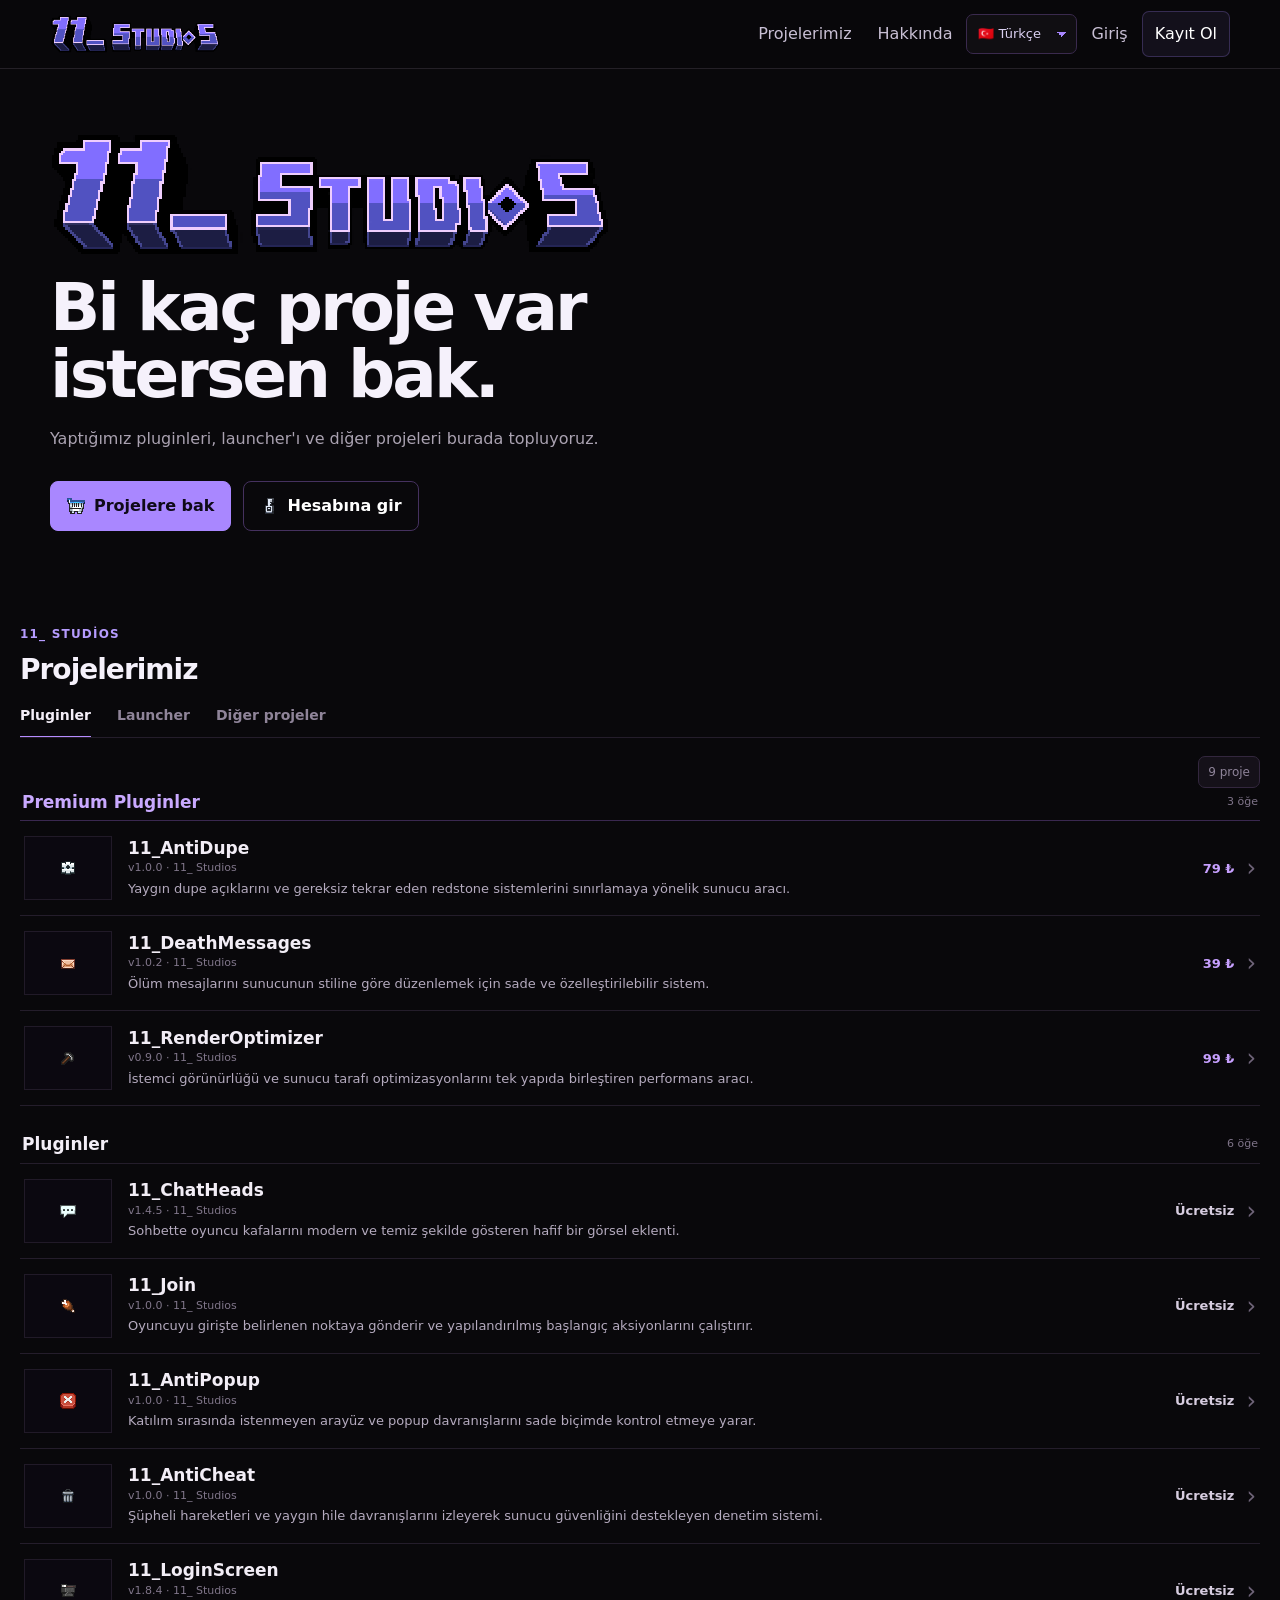
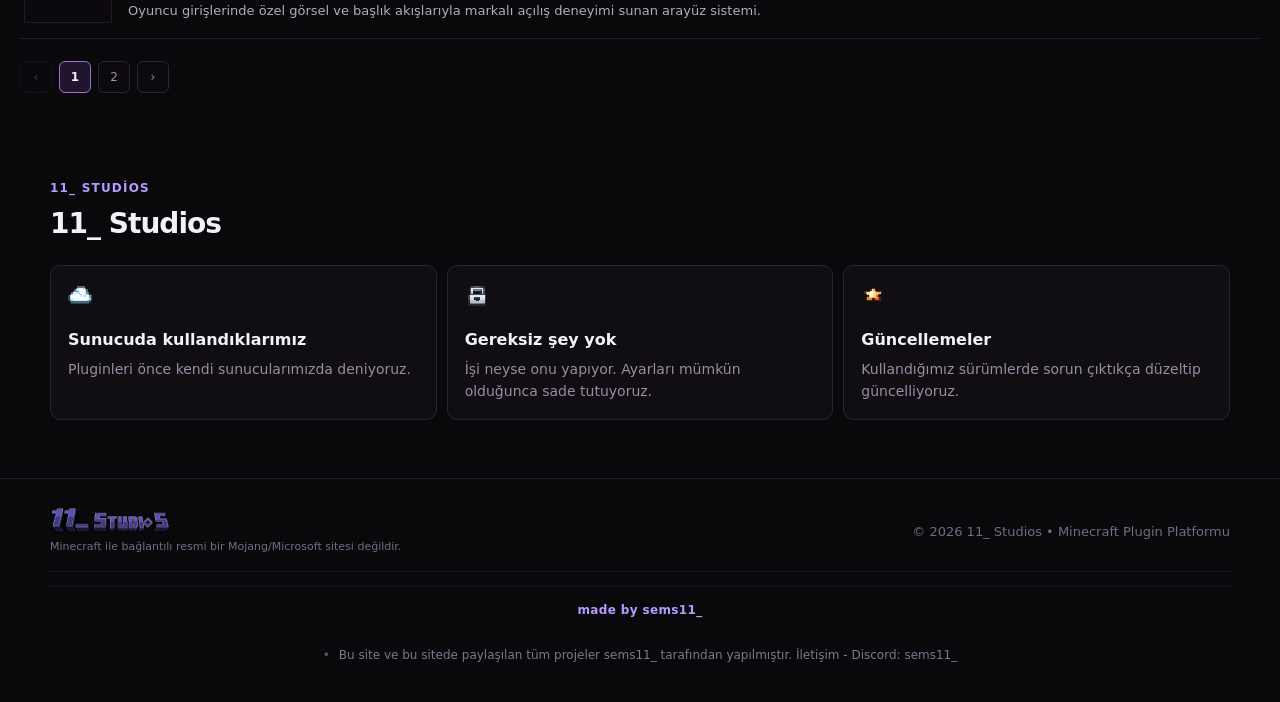
<file: index.html>
<!doctype html>
<html lang="tr">
<head>
<meta charset="utf-8">
<meta name="viewport" content="width=device-width,initial-scale=1,viewport-fit=cover">
<meta name="theme-color" content="#09070d">
<meta http-equiv="Content-Security-Policy" content="default-src 'self'; script-src 'self' 'unsafe-inline'; style-src 'self' 'unsafe-inline'; img-src 'self' data: blob: https:; media-src 'self' blob: https:; connect-src 'self' https://mzrnuiunfxaendnrigzk.supabase.co; frame-src https://www.youtube-nocookie.com https://player.vimeo.com; object-src 'none'; base-uri 'self'; form-action 'self'; upgrade-insecure-requests">
<meta name="referrer" content="strict-origin-when-cross-origin">
<title>11_ Studios | Minecraft Pluginleri, Launcher ve Projeler</title>
<meta name="description" content="11_ Studios tarafından geliştirilen Minecraft pluginleri, launcher projeleri ve diğer Minecraft araçlarını keşfet. Ücretsiz ve premium projelerimizi incele.">
<meta name="robots" content="index, follow, max-image-preview:large, max-snippet:-1, max-video-preview:-1">
<meta name="author" content="11_ Studios">
<meta name="application-name" content="11_ Studios">
<link rel="canonical" href="https://11-studios.github.io/">
<meta property="og:type" content="website">
<meta property="og:site_name" content="11_ Studios">
<meta property="og:title" content="11_ Studios | Minecraft Pluginleri, Launcher ve Projeler">
<meta property="og:description" content="11_ Studios tarafından geliştirilen Minecraft pluginleri, launcher projeleri ve diğer Minecraft araçlarını keşfet.">
<meta property="og:url" content="https://11-studios.github.io/">
<meta property="og:image" content="https://11-studios.github.io/assets/hero-wordmark.png">
<meta property="og:locale" content="tr_TR">
<meta name="twitter:card" content="summary_large_image">
<meta name="twitter:title" content="11_ Studios | Minecraft Pluginleri, Launcher ve Projeler">
<meta name="twitter:description" content="Minecraft pluginleri, launcher projeleri ve 11_ Studios tarafından geliştirilen diğer projeler.">
<meta name="twitter:image" content="https://11-studios.github.io/assets/hero-wordmark.png">
<script type="application/ld+json">
{
  "@context": "https://schema.org",
  "@graph": [
    {
      "@type": "WebSite",
      "@id": "https://11-studios.github.io/#website",
      "url": "https://11-studios.github.io/",
      "name": "11_ Studios",
      "alternateName": ["11 Studios", "11_ Studios Minecraft"],
      "inLanguage": "tr-TR",
      "publisher": {"@id": "https://11-studios.github.io/#organization"}
    },
    {
      "@type": "Organization",
      "@id": "https://11-studios.github.io/#organization",
      "name": "11_ Studios",
      "alternateName": "11 Studios",
      "url": "https://11-studios.github.io/",
      "logo": {
        "@type": "ImageObject",
        "url": "https://11-studios.github.io/assets/site-icon.png"
      }
    }
  ]
}
</script>
<link rel="preconnect" href="https://mzrnuiunfxaendnrigzk.supabase.co" crossorigin>
<script src="assets/editor-state-preload-v47.js?v=20261019-54"></script>
<link rel="icon" href="assets/site-icon.png?v=20261016-34" type="image/png">
<link rel="stylesheet" href="assets/site.css?v=20261016-36">
<link rel="stylesheet" href="assets/catalog-v54.css?v=20261019-55">
<link rel="stylesheet" href="assets/editor-runtime-v37.css?v=20261019-54">
</head>
<body>
<header class="topbar">
  <div class="container nav">
    <a class="brand" href="#top" aria-label="11_ Studios"><img class="logo" src="assets/hero-wordmark.png?v=20261016-34" alt="11_ Studios" decoding="async" fetchpriority="high"></a>
    <nav class="navlinks">
      <a href="#plugins" id="navPlugins">Projelerimiz</a><a href="#about" id="navAbout">Hakkında</a>
      <select class="lang-select" id="languageSelect" aria-label="Dil seçimi"><option value="tr">🇹🇷 Türkçe</option><option value="en">🇬🇧 English</option></select>
      <button class="nav-btn" id="loginBtn">Giriş</button>
      <button class="nav-btn primary" id="registerBtn">Kayıt Ol</button>
      <div class="user-chip" id="userChip"><span class="user-dot"></span><span id="userNameText"></span></div>
      <button class="nav-btn" id="adminBtn" style="display:none">Admin</button>
      <button class="nav-btn" id="logoutBtn" style="display:none">Çıkış</button>
    </nav>
  </div>
</header>
<main id="top">
<section class="container hero">
  <div class="hero-copy">
    <div class="eyebrow" id="heroEyebrow" aria-label="11_ Studios"><img class="hero-wordmark-img" src="assets/hero-wordmark.png?v=20261016-34" alt="11_ Studios" data-ready="1" decoding="async"></div>
    <h1 id="heroTitle">Bi kaç proje var istersen bak.</h1>
    <p id="heroDesc">Yaptığımız pluginleri, launcher'ı ve diğer projeleri burada topluyoruz.</p>
    <div class="actions"><a class="btn purple" href="#plugins"><img src="[data-uri]" alt=""> <span id="heroBrowseText">Projelere bak</span></a><button class="btn ghost" id="heroLogin"><img src="[data-uri]" alt=""> <span id="heroLoginText">Hesabına gir</span></button></div>
  </div>
</section>

<section class="section" id="plugins">
  <div class="container">
    <div class="section-head"><div><div class="kicker" id="storeKicker">11_ Studios</div><h2 id="storeTitle">Projelerimiz</h2></div><p id="storeDesc"></p></div>
    <div class="project-tabs" id="filters"><button type="button" class="project-tab active" data-project-type="utility">Pluginler</button><button type="button" class="project-tab" data-project-type="visual">Launcher</button><button type="button" class="project-tab" data-project-type="other">Diğer projeler</button></div>
    <div class="market-surface"><div class="market-inner"><div class="market-title"><h3>Projeler</h3><span id="pluginCountBadge">0 proje</span></div><div class="project-list" id="pluginGrid"></div></div></div>
  </div>
</section>

<section class="section" id="about">
  <div class="container">
    <div class="section-head"><div><div class="kicker">11_ Studios</div><h2 id="aboutTitle">11_ Studios</h2></div><p id="aboutDesc"></p></div>
    <div class="features">
      <article class="feature"><img src="[data-uri]" alt=""><h3 id="feature1Title">Sunucuda kullandıklarımız</h3><p id="feature1Desc">Pluginleri önce kendi sunucularımızda deniyoruz.</p></article>
      <article class="feature"><img src="[data-uri]" alt=""><h3 id="feature2Title">Gereksiz şey yok</h3><p id="feature2Desc">İşi neyse onu yapıyor. Ayarları mümkün olduğunca sade tutuyoruz.</p></article>
      <article class="feature"><img src="[data-uri]" alt=""><h3 id="feature3Title">Güncellemeler</h3><p id="feature3Desc">Kullandığımız sürümlerde sorun çıktıkça düzeltip güncelliyoruz.</p></article>
    </div>
  </div>
</section>
</main>
<footer class="footer"><div class="container footer-row"><div><img src="assets/hero-wordmark.png?v=20261016-31" loading="lazy" decoding="async" alt="11_ Studios"><div class="tiny" id="footerDisclaimer">Minecraft ile bağlantılı resmi bir Mojang/Microsoft sitesi değildir.</div></div><div id="footerCopyright">© 2026 11_ Studios • Minecraft Plugin Platformu</div></div></footer>

<div class="plugin-detail-page" id="pluginDetailPage" aria-hidden="true">
  <div class="plugin-detail-nav"><div class="plugin-detail-nav-inner"><div class="plugin-detail-brand"><span>11_</span> Studios</div><button class="detail-back" id="detailBackBtn">← <span id="detailBackText">Projelere dön</span></button></div></div>
  <main class="plugin-detail-content">
    <div class="plugin-detail-hero"><div class="plugin-detail-icon"><img id="detailIcon" alt=""></div><div><h1 class="plugin-detail-name" id="detailName"></h1><div class="plugin-detail-sub" id="detailSub"></div></div></div>
    <div class="detail-grid"><section class="detail-panel"><h3 id="detailAboutTitle">Proje hakkında</h3><p class="detail-description" id="detailDescription"></p></section><aside class="detail-panel"><h3 id="detailInfoTitle">Proje bilgileri</h3><div class="detail-facts"><div class="detail-fact"><span id="detailVersionLabel">Sürüm</span><strong id="detailVersion"></strong></div><div class="detail-fact"><span id="detailCategoryLabel">Tür</span><strong id="detailCategory"></strong></div><div class="detail-fact"><span id="detailPriceLabel">Fiyat</span><strong id="detailPrice"></strong></div><div class="detail-fact"><span id="detailDeveloperLabel">Geliştirici</span><strong>11_ Studios</strong></div></div></aside></div>
    <div class="detail-download-box"><div class="detail-download-copy"><h3 id="detailActionTitle">İndirmeye hazır</h3><p id="detailActionText">Aşağıdaki butondan proje dosyasını indirebilirsin.</p></div><button class="btn purple detail-action" id="detailActionBtn">İndir</button></div>
  </main>
</div>

<div class="modal" id="loginModal"><div class="dialog"><div class="dialog-head"><h3 id="loginTitle">Giriş yap</h3><button class="close" data-close="loginModal">×</button></div><form class="dialog-body" id="loginForm"><div class="field"><label id="loginUserLabel">Kullanıcı adı</label><input id="loginUser" autocomplete="username" required></div><div class="field"><label id="loginPassLabel">Şifre</label><input id="loginPass" type="password" autocomplete="current-password" required></div><div class="form-msg" id="loginMsg"></div><div class="dialog-footer"><button type="button" class="btn ghost" id="loginToRegister" data-switch="registerModal">Kayıt ol</button><button class="btn purple" id="loginSubmit">Giriş</button></div></form></div></div>
<div class="modal" id="registerModal"><div class="dialog"><div class="dialog-head"><h3 id="registerTitle">Kayıt ol</h3><button class="close" data-close="registerModal">×</button></div><form class="dialog-body" id="registerForm"><div class="field"><label id="regUserLabel">Kullanıcı adı</label><input id="regUser" minlength="3" maxlength="24" required></div><div class="field"><label id="regPassLabel">Şifre</label><input id="regPass" type="password" minlength="6" required></div><div class="field"><label id="regPass2Label">Şifre tekrar</label><input id="regPass2" type="password" minlength="6" required></div><div class="form-msg" id="registerMsg"></div><div class="dialog-footer"><button type="button" class="btn ghost" id="registerToLogin" data-switch="loginModal">Giriş yap</button><button class="btn purple" id="registerSubmit">Hesap oluştur</button></div></form></div></div>
<div class="modal" id="adminModal"><div class="dialog wide"><div class="dialog-head"><h3>11_ Studios • Admin Panel</h3><button class="close" data-close="adminModal">×</button></div><div class="dialog-body"><div class="notice" id="adminNotice">Projeler, hesaplar ve site düzenleri buluta kaydedilir. Kaydettiğin değişiklikler tüm cihazlarda görünür.</div><div class="stats"><div class="stat"><b id="statPlugins">0</b><span>Proje</span></div><div class="stat"><b id="statFree">0</b><span id="statFreeLabel">Ücretsiz</span></div><div class="stat"><b id="statPaid">0</b><span id="statPaidLabel">Premium</span></div></div><div class="admin-layout"><div class="admin-box"><h4 id="formTitle">Yeni proje ekle</h4><form id="pluginForm"><input type="hidden" id="editId"><div class="form-row"><div class="field"><label id="pNameLabel">Proje adı</label><input id="pName" placeholder="11_ Proje" maxlength="60" required></div><div class="field"><label id="pVersionLabel">Sürüm</label><input id="pVersion" placeholder="1.0.0" maxlength="24" required></div></div><div class="form-row"><div class="field"><label id="pCategoryLabel">Proje türü</label><select id="pCategory"><option value="utility">Pluginler</option><option value="visual">Launcher</option><option value="other">Diğer projeler</option></select></div><div class="field"><label id="pPriceLabel">Fiyat (₺)</label><input id="pPrice" type="number" min="0" step="1" value="0"></div></div><div class="field"><label id="pDescLabel">Açıklama</label><textarea id="pDesc" maxlength="500" placeholder="Proje ne yapıyor?"></textarea></div><div class="field"><label id="pUrlLabel">İndirme / satış linki</label><input id="pUrl" type="url" maxlength="500" inputmode="url" placeholder="https://github.com/.../releases"></div><div class="field"><label id="pIconLabel">Proje ikonu</label><input type="hidden" id="pIcon"><div class="icon-picker" id="iconPicker"></div></div><div class="dialog-footer"><button class="btn ghost" type="button" id="cancelEdit" style="display:none">Vazgeç</button><button class="btn purple" id="savePluginBtn" type="submit">Kaydet</button></div></form></div><div class="admin-box"><h4 id="publishedPluginsTitle">Yayındaki projeler</h4><div class="admin-list" id="adminList"></div></div></div></div></div></div>
<div class="toast" id="toast"></div>
<script src="assets/supabase-sync.js?v=20261019-54" defer></script>
<script src="assets/site-app.js?v=20261023-55" defer></script>
<script src="assets/cloud-files.js?v=20261019-54" defer></script>
<script src="assets/catalog-type-fix-v55.js?v=20261019-55" defer></script>
<script src="assets/catalog-v54.js?v=20261019-54" defer></script>
<script src="assets/editor-runtime-v37.js?v=20261019-54" defer></script>
<script src="assets/editor-live-sync-v38.js?v=20261019-54" defer></script>
</body></html>
</file>
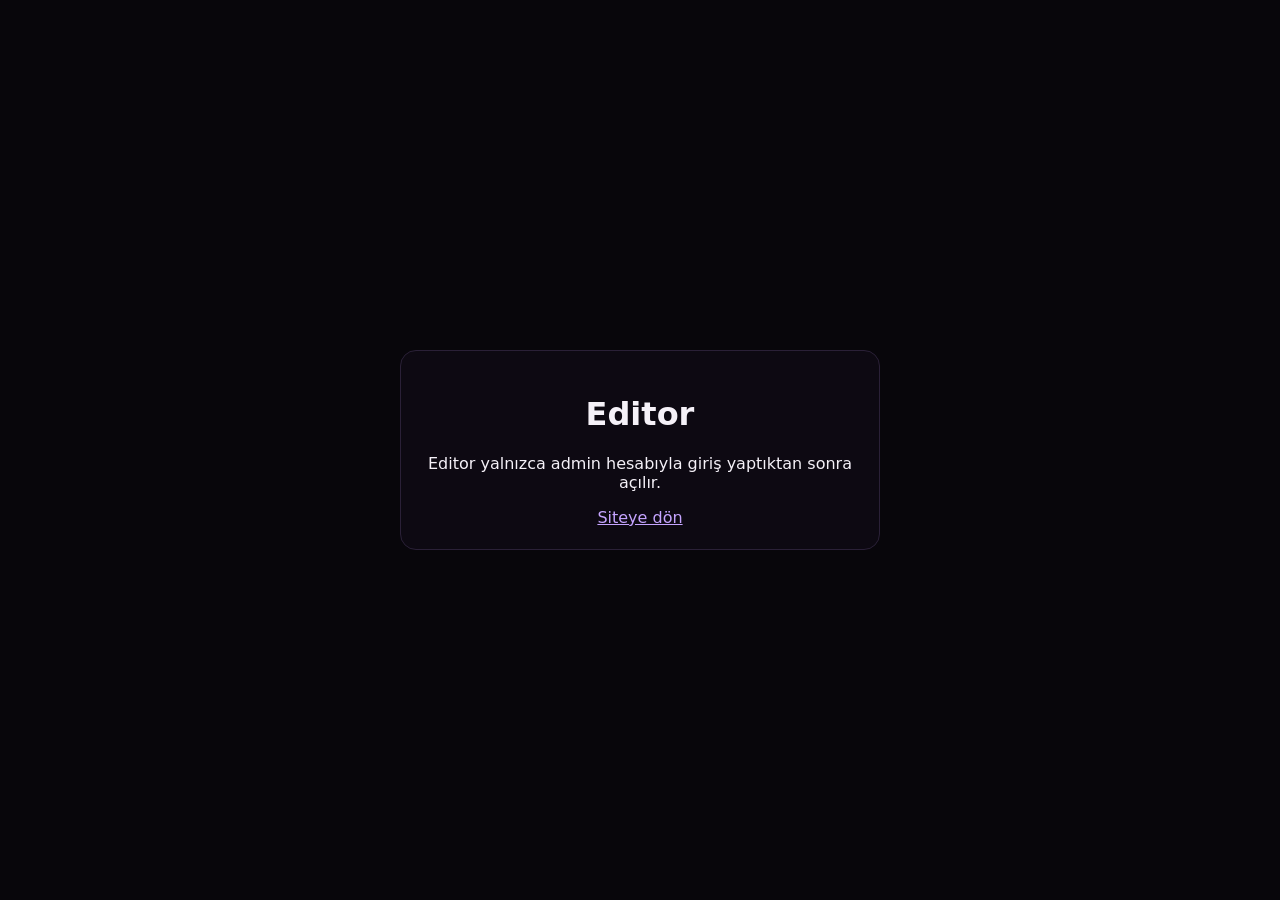
<file: editor.html>
<!doctype html>
<html lang="tr">
<head>
<meta charset="utf-8">
<meta name="viewport" content="width=device-width,initial-scale=1,viewport-fit=cover">
<meta name="theme-color" content="#09070d">
<meta http-equiv="Content-Security-Policy" content="default-src 'self'; script-src 'self'; style-src 'self' 'unsafe-inline'; img-src 'self' data: blob:; connect-src 'self' https://mzrnuiunfxaendnrigzk.supabase.co; frame-src 'self'; object-src 'none'; base-uri 'self'; form-action 'none'; upgrade-insecure-requests">
<meta name="referrer" content="no-referrer">
<title>11_ Studios • Editor</title>
<link rel="stylesheet" href="assets/editor-v37.css?v=20261016-44">
</head>
<body>
<div id="authGate" class="editor-auth">
  <div class="editor-auth-box"><h1>Editor</h1><p id="authText">Admin oturumu kontrol ediliyor…</p><a href="./">Siteye dön</a></div>
</div>
<div id="editorApp" class="editor-app hidden">
  <aside class="editor-sidebar">
    <div class="editor-brand"><strong>11_ Editor</strong><a class="editor-back" href="./">← Siteye dön</a></div>
    <section class="editor-card">
      <h2>Yeni öğe</h2>
      <div class="editor-actions"><button class="editor-btn" id="addTextBtn" type="button">+ Yazı</button><button class="editor-btn" id="addImageBtn" type="button">+ Görsel</button></div>
      <input id="imageInput" type="file" accept="image/png,image/jpeg,image/webp,image/gif" hidden>
      <p class="editor-note">Öğeyi ekle, sonra önizlemede istediğin yere sürükle. Konumlar artık piksel bazlıdır.</p>
    </section>
    <section class="editor-card">
      <div class="editor-card-title-row"><h2>Öğeler</h2><span id="elementCount" class="element-count">0</span></div>
      <div id="elementList" class="editor-element-list"><div class="prop-empty">Henüz öğe yok.</div></div>
      <p class="editor-note">Görünmeyen bir öğeyi buradan seçip “Bul” ile ekranda gösterebilirsin.</p>
    </section>
    <section class="editor-card">
      <h2>Seçili öğe</h2>
      <div id="selectedChip" class="selected-chip">Öğe seçilmedi</div>
      <div id="properties"><div class="prop-empty">Önizlemeden veya yukarıdaki listeden bir öğe seç.</div></div>
      <div class="selected-actions"><button class="editor-btn" id="focusBtn" type="button" disabled>Bul</button><button class="editor-btn danger" id="deleteBtn" type="button" disabled>Seçileni sil</button></div>
    </section>
    <section class="editor-card">
      <h2>Kaydet</h2>
      <button class="editor-btn primary" id="saveBtn" type="button">Tüm cihazlara kaydet</button>
      <div id="saveStatus" class="editor-status">Henüz kaydedilmemiş değişiklik yok.</div>
    </section>
  </aside>
  <main class="editor-main">
    <div class="editor-topbar"><div><strong>Canlı site önizlemesi</strong><div class="hint">Görseller sabit piksel koordinatlarıyla yerleşir; pencere boyutu değişince kaymaz.</div></div><button class="editor-btn" id="reloadBtn" type="button">Buluttan yenile</button></div>
    <div class="editor-frame-wrap"><iframe id="siteFrame" class="editor-frame" src="./?editorPreview=1&v=44" title="Site önizlemesi"></iframe></div>
  </main>
</div>
<script src="assets/editor-v37.js?v=20261016-44" defer></script>
<script src="assets/editor-preview-fit-v45.js?v=20261017-48" defer></script>
<script src="assets/editor-direct-overlay-v46.js?v=20261017-48" defer></script>
</body>
</html>
</file>
<file: assets/site.css>
:root{
  --bg:#09070d;--panel:#100d18;--panel2:#151020;--panel3:#1b1427;
  --line:#2d2241;--line2:#45315f;--text:#f5f1fb;--muted:#aaa0b8;
  --purple:#a987ff;--purple2:#7a4df1;--purple3:#5d2ac8;--green:#89e3a7;
  --danger:#ff7f9c;--shadow:0 18px 50px rgba(0,0,0,.38);
}
*{box-sizing:border-box}html{scroll-behavior:smooth}body{margin:0;background:var(--bg);color:var(--text);font-family:Inter,ui-sans-serif,system-ui,-apple-system,"Segoe UI",Arial,sans-serif;line-height:1.5;overflow-x:hidden}
button,input,textarea,select{font:inherit}button{cursor:pointer}a{color:inherit;text-decoration:none}
::selection{background:#8c62ff;color:#fff}
body:before{content:"";position:fixed;inset:0;pointer-events:none;opacity:.05;background-image:radial-gradient(circle at 20% 30%,#fff 0 1px,transparent 1.5px);background-size:28px 28px;mask-image:linear-gradient(to bottom,#000,transparent 78%)}
.container{width:min(1180px,calc(100% - 34px));margin:auto}
.topbar{position:sticky;top:0;z-index:40;background:rgba(9,7,13,.86);backdrop-filter:blur(14px);border-bottom:1px solid rgba(169,135,255,.12)}
.nav{height:78px;display:flex;align-items:center;gap:22px}.brand{display:flex;align-items:center;gap:13px;min-width:190px}.brand img.logo{width:170px;height:auto;image-rendering:auto}.brand img.mark{width:36px;height:36px;object-fit:contain;display:none}
.navlinks{display:flex;align-items:center;gap:6px;margin-left:auto}.navlinks a,.nav-btn{border:0;background:transparent;color:#c8bfd4;padding:10px 12px;border-radius:10px;transition:.2s ease}.navlinks a:hover,.nav-btn:hover{color:#fff;background:#171120}.nav-btn.primary{color:#fff;background:#a987ff12;border:1px solid #a987ff3d}.nav-btn.primary:hover{background:#a987ff22;border-color:#a987ff77}.lang-select{appearance:none;border:1px solid #3a2a4e;background:#100d18;color:#d9cff0;padding:9px 30px 9px 11px;border-radius:10px;font:inherit;font-size:13px;cursor:pointer;outline:none;background-image:linear-gradient(45deg,transparent 50%,#a987ff 50%),linear-gradient(135deg,#a987ff 50%,transparent 50%);background-position:calc(100% - 14px) 50%,calc(100% - 9px) 50%;background-size:5px 5px,5px 5px;background-repeat:no-repeat}.lang-select:hover,.lang-select:focus{border-color:#7e5ab3;background-color:#171120}.lang-select option{background:#100d18;color:#fff}
.user-chip{display:none;align-items:center;gap:8px;padding:8px 10px;border:1px solid var(--line);border-radius:10px;color:#d6cce1;background:#100d18}.user-chip.show{display:flex}.user-dot{width:8px;height:8px;border-radius:50%;background:#a987ff;box-shadow:0 0 14px #a987ff}
.hero{min-height:590px;display:grid;grid-template-columns:1.08fr .92fr;align-items:center;gap:58px;padding:84px 0 70px;position:relative}.hero-copy{animation:rise .7s ease both}.eyebrow{display:inline-flex;align-items:center;gap:9px;border:1px solid #a987ff2c;background:#a987ff0d;color:#c7afff;padding:7px 10px;border-radius:999px;font-size:13px;letter-spacing:.03em}.eyebrow img{width:18px;height:18px;image-rendering:pixelated}
.hero h1{font-size:clamp(44px,7vw,84px);line-height:.98;letter-spacing:-.055em;margin:23px 0 22px;max-width:760px}.hero h1 .accent{color:var(--purple)}.hero p{max-width:650px;color:#b8afc4;font-size:18px;margin:0 0 28px}.actions{display:flex;gap:12px;flex-wrap:wrap}.btn{border:1px solid var(--line2);background:#151020;color:#fff;padding:12px 16px;border-radius:11px;display:inline-flex;align-items:center;justify-content:center;gap:9px;font-weight:650;transition:.22s ease;box-shadow:none}.btn:hover{transform:translateY(-2px);border-color:#7e5ab3;background:#1a1327}.btn.purple{background:#a987ff;color:#0f0a18;border-color:#a987ff}.btn.purple:hover{background:#ba9dff}.btn.ghost{background:transparent}.btn.small{padding:8px 11px;border-radius:9px;font-size:13px}.btn.danger{border-color:#ff7f9c4d;color:#ffafc0;background:#ff7f9c0b}.btn img{width:18px;height:18px;image-rendering:pixelated}
.hero-visual{height:450px;position:relative;display:grid;place-items:center;animation:rise .85s .08s ease both}.orbit-wrap{width:470px;height:420px;position:relative;display:grid;place-items:center}.brand-orbit{width:340px;height:auto;image-rendering:auto;filter:drop-shadow(0 0 42px rgba(137,101,255,.34));animation:logoFloat 4.8s ease-in-out infinite;position:relative;z-index:2}.ring,.ring.r2,.ring-dot,.float-card{display:none!important}
.section{padding:72px 0}.section-head{display:flex;align-items:end;justify-content:space-between;gap:22px;margin-bottom:26px}.kicker{font-size:12px;color:#b69cff;text-transform:uppercase;letter-spacing:.16em;font-weight:800}.section h2{font-size:32px;letter-spacing:-.035em;margin:6px 0 0}.section-head p{color:#9f95ad;max-width:500px;margin:0;text-align:right}
.market-surface{position:relative;min-height:390px;padding:46px 34px 40px;background:linear-gradient(180deg,rgba(16,12,24,.96),rgba(11,8,17,.98));border:2px solid rgba(169,135,255,.72);border-radius:24px;overflow:hidden;box-shadow:0 0 0 1px rgba(169,135,255,.10),0 18px 55px rgba(0,0,0,.34),inset 0 0 34px rgba(169,135,255,.045);isolation:isolate}.market-surface:before{content:"";position:absolute;inset:0;pointer-events:none;background:linear-gradient(120deg,rgba(169,135,255,.055),transparent 28%,transparent 72%,rgba(169,135,255,.035))}.market-surface:after{content:"";position:absolute;inset:10px;border:1px solid rgba(169,135,255,.12);border-radius:16px;pointer-events:none}.market-inner{position:relative;z-index:2}.market-title{display:flex;align-items:center;justify-content:space-between;gap:16px;margin-bottom:22px}.market-title h3{font-size:24px;margin:0;color:#fff;text-shadow:none}.market-title span{color:#efe8ff;font-size:13px;border:1px solid rgba(169,135,255,.35);background:rgba(22,15,32,.88);padding:6px 9px;border-radius:999px}
.plugin-grid{display:grid;grid-template-columns:repeat(3,minmax(0,1fr));gap:16px}.plugin-card{position:relative;background:rgba(13,10,18,.94);border:1px solid #443254;border-radius:15px;padding:18px;display:flex;flex-direction:column;min-height:245px;transition:.22s ease;overflow:hidden;box-shadow:0 10px 26px rgba(0,0,0,.18)}.plugin-card:hover{transform:translateY(-4px);border-color:#7654a7;background:rgba(17,13,23,.97)}.plugin-card:before{content:"";position:absolute;inset:-1px;pointer-events:none;background:linear-gradient(120deg,transparent 0 70%,#a987ff0e);opacity:0;transition:.2s}.plugin-card:hover:before{opacity:1}.plugin-top{display:flex;gap:12px;align-items:start}.plugin-icon{width:42px;height:42px;border:1px solid #47345d;background:#16101f;border-radius:10px;display:grid;place-items:center;flex:0 0 auto}.plugin-icon img{width:27px;height:27px;image-rendering:pixelated}.plugin-name{font-weight:800;font-size:17px;line-height:1.1;margin:2px 0 5px}.plugin-meta{font-size:12px;color:#92869f}.plugin-desc{font-size:14px;color:#b8aec4;margin:16px 0 18px;display:-webkit-box;-webkit-box-orient:vertical;-webkit-line-clamp:3;overflow:hidden}.plugin-bottom{display:flex;align-items:center;justify-content:space-between;gap:10px;margin-top:auto}.price{font-weight:850;letter-spacing:-.02em}.price.free{color:#9aebb5}.card-actions{display:flex;gap:7px}.admin-actions{display:none;gap:6px;margin-top:11px}.admin-mode .admin-actions{display:flex}
.filters{display:flex;gap:8px;flex-wrap:wrap;margin-bottom:18px}.filter{border:1px solid var(--line);background:#100d18;color:#a99fb7;padding:8px 11px;border-radius:9px;font-size:13px}.filter.active,.filter:hover{color:#fff;border-color:#6b4d95;background:#171020}
.features{display:grid;grid-template-columns:repeat(3,1fr);gap:14px}.feature{border:1px solid #2b213a;background:#100d18;border-radius:15px;padding:19px}.feature img{width:24px;height:24px;image-rendering:pixelated;margin-bottom:14px}.feature h3{font-size:16px;margin:0 0 7px}.feature p{margin:0;color:#978da5;font-size:14px}
.footer{border-top:1px solid #21192d;padding:28px 0 38px;color:#756b82;font-size:13px}.footer-row{display:flex;justify-content:space-between;gap:18px;align-items:center}.footer img{width:120px;opacity:.7}.tiny{font-size:11px;color:#766c82}

.plugin-detail-page{position:fixed;inset:0;z-index:85;background:#09070d;display:none;overflow:auto}.plugin-detail-page.open{display:block}.plugin-detail-page:before{content:"";position:fixed;inset:0;pointer-events:none;opacity:.055;background-image:radial-gradient(circle at 20% 30%,#fff 0 1px,transparent 1.5px);background-size:28px 28px;mask-image:linear-gradient(to bottom,#000,transparent 82%)}.plugin-detail-nav{position:sticky;top:0;z-index:4;background:rgba(9,7,13,.9);backdrop-filter:blur(16px);border-bottom:1px solid rgba(169,135,255,.14)}.plugin-detail-nav-inner{width:min(1040px,calc(100% - 34px));height:72px;margin:auto;display:flex;align-items:center;justify-content:space-between;gap:16px}.plugin-detail-brand{display:flex;align-items:center;gap:10px;font-weight:850}.plugin-detail-brand span{color:#b69cff}.detail-back{border:1px solid #342645;background:#100d18;color:#d7cce5;border-radius:10px;padding:9px 12px;font-weight:700}.detail-back:hover{background:#171120;border-color:#7654a7}.plugin-detail-content{width:min(1040px,calc(100% - 34px));margin:auto;padding:64px 0 88px;position:relative;z-index:2}.plugin-detail-hero{display:grid;grid-template-columns:auto 1fr;gap:22px;align-items:center;padding-bottom:34px;border-bottom:1px solid #241a31}.plugin-detail-icon{width:86px;height:86px;border:1px solid #4a3562;background:#15101f;border-radius:20px;display:grid;place-items:center;box-shadow:0 18px 50px rgba(0,0,0,.32)}.plugin-detail-icon img{width:54px;height:54px;image-rendering:pixelated}.plugin-detail-name{font-size:clamp(34px,5vw,58px);line-height:1;letter-spacing:-.04em;margin:0 0 10px}.plugin-detail-sub{color:#9f95ad;font-size:15px}.detail-grid{display:grid;grid-template-columns:minmax(0,1.55fr) minmax(260px,.75fr);gap:24px;margin-top:30px}.detail-panel{border:1px solid #2d213d;background:#100d18;border-radius:17px;padding:24px}.detail-panel h3{font-size:18px;margin:0 0 13px}.detail-description{color:#bdb3c8;font-size:16px;line-height:1.75;margin:0;white-space:pre-wrap}.detail-facts{display:grid;gap:2px}.detail-fact{display:flex;align-items:center;justify-content:space-between;gap:16px;padding:13px 0;border-bottom:1px solid #261c35}.detail-fact:last-child{border-bottom:0}.detail-fact span{color:#8f849b;font-size:13px}.detail-fact strong{font-size:14px;text-align:right}.detail-download-box{margin-top:24px;border:1px solid #684d91;background:linear-gradient(135deg,#a987ff10,#100d18 60%);border-radius:17px;padding:24px;display:flex;align-items:center;justify-content:space-between;gap:20px}.detail-download-copy h3{margin:0 0 5px;font-size:18px}.detail-download-copy p{margin:0;color:#8f849b;font-size:13px}.detail-action{min-width:150px}.detail-action img{width:18px;height:18px;image-rendering:pixelated}@media(max-width:760px){.plugin-detail-content{padding-top:38px}.plugin-detail-hero{grid-template-columns:1fr}.detail-grid{grid-template-columns:1fr}.detail-download-box{align-items:stretch;flex-direction:column}.detail-action{width:100%}}

.modal{position:fixed;inset:0;z-index:90;background:rgba(0,0,0,.72);display:none;place-items:center;padding:20px;backdrop-filter:blur(8px)}.modal.open{display:grid}.dialog{width:min(460px,100%);max-height:90vh;overflow:auto;background:#0e0b14;border:1px solid #3a2a4e;border-radius:17px;box-shadow:0 28px 90px rgba(0,0,0,.6);animation:pop .2s ease}.dialog.wide{width:min(940px,100%)}.dialog-head{display:flex;justify-content:space-between;align-items:center;padding:18px 20px;border-bottom:1px solid #261c35}.dialog-head h3{margin:0;font-size:18px}.close{width:34px;height:34px;border-radius:9px;border:1px solid #30223f;background:#15101d;color:#aaa0b8}.dialog-body{padding:20px}.field{display:grid;gap:7px;margin-bottom:13px}.field label{font-size:12px;color:#9b90a7;font-weight:750}.field input,.field textarea,.field select{width:100%;border:1px solid #342645;background:#0b0910;color:#eee8f6;border-radius:10px;padding:11px 12px;outline:none;transition:.15s}.field input:focus,.field textarea:focus,.field select:focus{border-color:#8965c4;box-shadow:0 0 0 3px #8d68c718}.field textarea{resize:vertical;min-height:92px}.form-row{display:grid;grid-template-columns:1fr 1fr;gap:12px}.form-msg{min-height:20px;font-size:13px;color:#ff98af;margin:6px 0 12px}.dialog-footer{display:flex;justify-content:flex-end;gap:9px;padding-top:7px}.helper{color:#7f748c;font-size:12px}.switchline{display:flex;align-items:center;gap:8px;color:#b1a6bd;font-size:13px}.switchline input{accent-color:#a987ff}
.admin-layout{display:grid;grid-template-columns:1.05fr .95fr;gap:18px}.admin-box{border:1px solid #2e223d;background:#100d18;border-radius:13px;padding:16px}.admin-box h4{margin:0 0 15px}.admin-list{display:grid;gap:8px;max-height:448px;overflow:auto;padding-right:4px}.admin-item{display:flex;align-items:center;gap:10px;border:1px solid #2e223d;background:#0c0911;padding:10px;border-radius:10px}.admin-item img{width:24px;height:24px;image-rendering:pixelated}.admin-item-main{min-width:0;flex:1}.admin-item-name{font-size:13px;font-weight:800;white-space:nowrap;overflow:hidden;text-overflow:ellipsis}.admin-item-meta{font-size:11px;color:#7f738c}.admin-item-actions{display:flex;gap:6px;flex-wrap:wrap}.icon-picker{display:grid;grid-template-columns:repeat(10,1fr);gap:6px;max-height:170px;overflow:auto;border:1px solid #2b2039;padding:8px;border-radius:10px;background:#0b0910}.icon-choice{aspect-ratio:1;border:1px solid transparent;border-radius:8px;background:#110d18;display:grid;place-items:center}.icon-choice img{width:20px;height:20px;image-rendering:pixelated}.icon-choice:hover,.icon-choice.selected{border-color:#a987ff;background:#1b1328}.notice{border:1px solid #63478c;background:#a987ff0d;color:#cbb9ea;padding:11px 12px;border-radius:10px;font-size:12px;margin-bottom:13px}.stats{display:grid;grid-template-columns:repeat(3,1fr);gap:8px;margin-bottom:14px}.stat{border:1px solid #2d213d;border-radius:10px;padding:11px;background:#0c0911}.stat b{font-size:18px;display:block}.stat span{font-size:10px;color:#867a92;text-transform:uppercase;letter-spacing:.08em}
.toast{position:fixed;right:18px;bottom:18px;z-index:120;transform:translateY(120px);opacity:0;transition:.25s ease;background:#16101f;border:1px solid #543b72;color:#eee7f7;border-radius:11px;padding:11px 13px;box-shadow:var(--shadow);font-size:13px}.toast.show{transform:translateY(0);opacity:1}
@keyframes spin{to{transform:rotate(360deg)}}@keyframes logoFloat{0%,100%{transform:translateY(0) scale(1)}50%{transform:translateY(-12px) scale(1.025)}}
@keyframes float{0%,100%{transform:translateY(0)}50%{transform:translateY(-9px)}}@keyframes rise{from{opacity:0;transform:translateY(18px)}to{opacity:1;transform:none}}@keyframes pop{from{opacity:0;transform:scale(.98) translateY(6px)}to{opacity:1;transform:none}}
@media (max-width:900px){.navlinks a{display:none}.brand img.logo{width:145px}.hero{grid-template-columns:1fr;padding-top:58px}.hero-visual{height:330px}.orbit-wrap{transform:scale(.82)}.plugin-grid{grid-template-columns:1fr 1fr}.features{grid-template-columns:1fr}.section-head{align-items:start;flex-direction:column}.section-head p{text-align:left}.admin-layout{grid-template-columns:1fr}}
@media (max-width:620px){.container{width:min(100% - 22px,1180px)}.nav{height:68px;gap:10px}.brand{min-width:auto}.brand img.logo{width:126px}.nav-btn{padding:8px 9px}.hero{min-height:auto;padding:52px 0 44px}.hero h1{font-size:48px}.hero p{font-size:16px}.hero-visual{height:300px}.orbit-wrap{transform:scale(.72)}.plugin-grid{grid-template-columns:1fr}.market-surface{padding:36px 24px 34px}.section{padding:52px 0}.market-title{align-items:start;flex-direction:column}.form-row{grid-template-columns:1fr}.icon-picker{grid-template-columns:repeat(7,1fr)}.stats{grid-template-columns:1fr 1fr}.footer-row{align-items:flex-start;flex-direction:column}}

.hero-visual{height:520px!important}
.orbit-wrap{
  width:540px!important;
  height:520px!important;
  transform:none!important;
  background:none!important;background-image:none!important;
}
.brand-orbit.hero-portrait{display:block!important;visibility:visible!important;opacity:1!important}
.ring,.ring.r2,.ring-dot,.float-card{display:none!important}
@media(max-width:860px){
  .hero-visual{height:430px!important}
  .orbit-wrap{width:100%!important;height:430px!important;transform:none!important;background-size:contain!important}
}
@media(max-width:620px){
  .hero-visual{height:300px!important}
  .orbit-wrap{width:100%!important;height:300px!important;transform:none!important;background-size:contain!important}
}

.orbit-wrap{background-image:none!important;background:none!important;overflow:visible!important;}
.hero-portrait{
  display:block!important;
  visibility:visible!important;
  opacity:1!important;
  width:520px!important;
  max-width:100%!important;
  height:auto!important;
  max-height:620px!important;
  object-fit:contain!important;
  object-position:center bottom!important;
  border-radius:0!important;
  background:transparent!important;
  box-shadow:none!important;
  animation:none!important;
  filter:drop-shadow(0 14px 30px rgba(137,101,255,.10))!important;
}

.ataturk-quote{display:none!important;visibility:hidden!important;opacity:0!important;pointer-events:none!important}

.eyebrow{display:block!important;width:560px!important;max-width:100%!important;height:auto!important;aspect-ratio:auto!important;padding:0!important;margin:0 0 18px 0!important;border:0!important;border-radius:0!important;background:none!important;box-shadow:none!important;filter:none!important;font-size:0!important;line-height:0!important;color:transparent!important;letter-spacing:0!important;overflow:visible!important}
.eyebrow .hero-wordmark-img{display:block!important;width:100%!important;height:auto!important;object-fit:contain!important;background:transparent!important;box-shadow:none!important;transform-origin:center center!important;filter:drop-shadow(0 0 7px rgba(203,167,255,.62)) drop-shadow(0 0 16px rgba(169,135,255,.36))!important;animation:heroWordmarkFloat 3s ease-in-out infinite!important;will-change:transform,filter}
@keyframes heroWordmarkFloat{0%,100%{transform:translate3d(0,7px,0)}50%{transform:translate3d(0,-10px,0)}}
@media(max-width:900px){.eyebrow{width:500px!important}.hero-portrait{width:470px!important}}
@media(max-width:620px){.eyebrow{width:min(390px,calc(100vw - 34px))!important}.hero-portrait{width:min(440px,92vw)!important}}

.plugin-cover{width:calc(100% + 36px);margin:-18px -18px 18px;aspect-ratio:16/9;overflow:hidden;border-bottom:1px solid rgba(203,167,255,.14);background:#07050b}
.plugin-cover img{display:block;width:100%;height:100%;object-fit:cover}
.plugin-image-field input[type="file"]{width:100%;padding:10px;border:1px solid rgba(203,167,255,.18);border-radius:12px;background:rgba(10,7,15,.72);color:#d8cfdf}
.plugin-image-preview-wrap{margin-top:12px;display:flex;align-items:flex-start;gap:12px;flex-wrap:wrap}.plugin-image-preview-wrap[hidden]{display:none!important}.plugin-image-preview{width:min(320px,100%);aspect-ratio:16/9;object-fit:cover;border-radius:14px;border:1px solid rgba(203,167,255,.18);background:#07050b}
.detail-image-panel{margin:20px 0 22px;padding:0!important;overflow:hidden}.detail-image-panel[hidden]{display:none!important}.detail-product-image{display:block;width:100%;max-height:560px;object-fit:cover;background:#07050b}
.detail-video-panel{margin-top:22px}.plugin-video-shell{margin-top:14px;width:100%;border:1px solid rgba(203,167,255,.18);border-radius:18px;overflow:hidden;background:rgba(7,5,11,.78)}.plugin-video-frame,.plugin-video-file{display:block;width:100%;aspect-ratio:16/9;border:0;background:#050408;object-fit:contain}.plugin-video-frame[hidden],.plugin-video-file[hidden],.plugin-video-link[hidden]{display:none!important}.plugin-video-link{margin:18px;width:max-content}
.made-by-sems{width:100%;padding:14px 18px 18px;text-align:center;font-size:12px;letter-spacing:.08em;color:#978ca3;border-top:1px solid rgba(203,167,255,.08);background:rgba(5,4,8,.5)}

#top .hero-visual .orbit-wrap .brand-orbit.hero-portrait{display:block!important;visibility:visible!important;opacity:1!important;position:relative!important;z-index:5!important;width:520px!important;max-width:100%!important;height:auto!important;object-fit:contain!important;object-position:center bottom!important;border-radius:0!important;background:transparent!important;box-shadow:none!important;animation:none!important;filter:none!important}
#top .hero-visual .orbit-wrap{background:none!important;background-image:none!important;overflow:visible!important}

body{background:#09080b!important}
body:before,.plugin-detail-page:before,.market-surface:before,.market-surface:after,.plugin-card:before{display:none!important}
.topbar{background:rgba(9,8,11,.96)!important;backdrop-filter:none!important;border-bottom:1px solid #242027!important}
.nav{height:68px!important}.navlinks{gap:2px!important}.navlinks a,.nav-btn{border-radius:7px!important}.navlinks a:hover,.nav-btn:hover{background:#151217!important}
.lang-select,.user-chip{border-radius:7px!important;background-color:#100e12!important}
.user-dot{box-shadow:none!important}
.hero{min-height:520px!important;padding:64px 0 58px!important;gap:42px!important}.hero-copy,.hero-visual{animation:none!important}.hero h1{font-size:clamp(40px,6vw,66px)!important;line-height:1.02!important;letter-spacing:-.045em!important;margin:18px 0!important}.hero p{font-size:16px!important;line-height:1.65!important;color:#aaa2b1!important;max-width:600px!important}
.eyebrow .hero-wordmark-img{animation:none!important;filter:none!important}.eyebrow{margin-bottom:10px!important}
.hero-portrait{filter:none!important}
.btn{border-radius:8px!important;transition:border-color .15s ease,background .15s ease!important}.btn:hover{transform:none!important}.btn.purple{background:#a987ff!important}.btn.purple:hover{background:#b699ff!important}
.section{padding:58px 0!important}.section-head{margin-bottom:20px!important}.section h2{font-size:28px!important}.kicker{letter-spacing:.1em!important}.section-head p{font-size:14px!important;line-height:1.55!important}
.market-surface{padding:28px!important;border:1px solid #33273e!important;border-radius:14px!important;background:#0f0c12!important;box-shadow:none!important}.market-title{margin-bottom:18px!important}.market-title h3{font-size:21px!important}.market-title span{border-radius:7px!important;background:#151119!important;border-color:#33273e!important}
.plugin-grid{gap:12px!important}.plugin-card{min-height:225px!important;border-radius:10px!important;border-color:#2c2531!important;background:#111014!important;box-shadow:none!important;transition:border-color .15s ease,background .15s ease!important}.plugin-card:hover{transform:none!important;border-color:#59456d!important;background:#141117!important}.plugin-icon{border-radius:8px!important}.plugin-name{font-size:16px!important}.plugin-desc{color:#a9a1ae!important}.filters{gap:6px!important}.filter{border-radius:7px!important;background:#100e12!important}
.plugin-cover{border-bottom-color:#29232e!important}.plugin-cover img{filter:none!important}.plugin-image-preview,.plugin-video-shell,.detail-panel,.detail-download-box{border-radius:10px!important;box-shadow:none!important}.detail-download-box{background:#100d18!important}.plugin-detail-icon{border-radius:12px!important;box-shadow:none!important}.plugin-detail-nav{backdrop-filter:none!important;background:#09080b!important}
.features{gap:10px!important}.feature{border-radius:10px!important;background:#100e12!important;padding:17px!important}.feature p{line-height:1.55!important}
.modal{backdrop-filter:none!important;background:rgba(0,0,0,.78)!important}.dialog{border-radius:10px!important;box-shadow:0 18px 60px rgba(0,0,0,.45)!important;animation:none!important}.field input,.field textarea,.field select,.close{border-radius:7px!important}
.cloud-stat,.cloud-account-row,.cloud-empty{border-radius:8px!important;background:#100e12!important}
.made-by-sems{background:transparent!important;letter-spacing:.03em!important}
*{scrollbar-color:#40334b #0c0a0e}
@media(max-width:900px){.hero{grid-template-columns:1fr!important;text-align:left!important}.hero-visual{height:auto!important;min-height:340px!important}.orbit-wrap{height:360px!important}.section-head{align-items:flex-start!important}.section-head p{text-align:left!important}}
@media(max-width:620px){.market-surface{padding:20px 16px!important;border-radius:10px!important}.hero{padding-top:42px!important}.hero h1{font-size:42px!important}.section{padding:46px 0!important}.plugin-card{padding:15px!important}}
@media(prefers-reduced-motion:reduce){*,*:before,*:after{scroll-behavior:auto!important;animation:none!important;transition:none!important}}

.orbit-wrap{
  position:relative!important;
  isolation:isolate;
  overflow:visible!important;
}
.orbit-wrap .brand-orbit,
.orbit-wrap .hero-portrait{
  position:relative!important;
  z-index:3!important;
}
.ataturk-quote{
  position:absolute;
  left:-78px;
  top:53%;
  transform:translateY(-50%);
  z-index:1;
  width:330px;
  pointer-events:none;
  text-align:right;
  font-weight:900;
  font-size:clamp(34px,3.6vw,58px);
  line-height:.86;
  letter-spacing:-.045em;
  color:rgba(203,167,255,.16);
  text-shadow:0 0 24px rgba(157,112,255,.16);
  user-select:none;
}
.ataturk-quote span{display:block}

#plugins .container{
  width:min(1360px,calc(100% - 40px));
  max-width:1360px!important;
}
#plugins .market-surface{
  width:100%;
  max-width:none!important;
  border-radius:24px!important;
}
#plugins .market-inner{
  padding:20px 16px 20px 20px!important;
}
#plugins .market-title{
  padding-right:8px;
  margin-bottom:14px!important;
}
#plugins .plugin-grid{
  display:flex!important;
  flex-direction:column!important;
  grid-template-columns:none!important;
  gap:12px!important;
  max-height:650px;
  overflow-y:auto;
  overflow-x:hidden;
  padding:2px 10px 2px 0!important;
  scroll-behavior:smooth;
  overscroll-behavior:contain;
  scrollbar-width:thin;
  scrollbar-color:#9f74ff rgba(255,255,255,.045);
}
#plugins .plugin-grid::-webkit-scrollbar{width:10px}
#plugins .plugin-grid::-webkit-scrollbar-track{
  background:rgba(255,255,255,.035);
  border-radius:999px;
}
#plugins .plugin-grid::-webkit-scrollbar-thumb{
  background:linear-gradient(180deg,#cba7ff,#8c63eb);
  border-radius:999px;
  border:2px solid #0b0810;
}
#plugins .plugin-grid::-webkit-scrollbar-thumb:hover{background:linear-gradient(180deg,#dbc4ff,#a984ff)}

#plugins .plugin-card{
  display:grid!important;
  grid-template-columns:170px minmax(0,1fr) 170px!important;
  grid-template-areas:
    "cover top bottom"
    "cover desc bottom"
    "cover admin admin"!important;
  column-gap:18px!important;
  row-gap:8px!important;
  align-items:center!important;
  min-height:142px;
  padding:14px!important;
  border-radius:17px!important;
  overflow:hidden!important;
  background:linear-gradient(90deg,rgba(18,13,25,.94),rgba(11,8,16,.92))!important;
  border:1px solid rgba(203,167,255,.13)!important;
  box-shadow:none!important;
}
#plugins .plugin-card:hover{
  transform:translateY(-1px)!important;
  border-color:rgba(203,167,255,.30)!important;
  box-shadow:0 10px 28px rgba(0,0,0,.20)!important;
}
#plugins .plugin-card:not(:has(.plugin-cover)){
  grid-template-columns:minmax(0,1fr) 170px!important;
  grid-template-areas:
    "top bottom"
    "desc bottom"
    "admin admin"!important;
}
#plugins .plugin-cover{
  grid-area:cover!important;
  width:170px!important;
  height:112px!important;
  margin:0!important;
  aspect-ratio:auto!important;
  align-self:center;
  border:1px solid rgba(203,167,255,.13)!important;
  border-radius:13px!important;
  overflow:hidden!important;
  background:#07050b!important;
}
#plugins .plugin-cover img{width:100%!important;height:100%!important;object-fit:cover!important}
#plugins .plugin-top{
  grid-area:top;
  min-width:0;
  margin:0!important;
  align-self:end;
}
#plugins .plugin-desc{
  grid-area:desc;
  min-width:0;
  margin:0!important;
  align-self:start;
  display:-webkit-box;
  -webkit-line-clamp:2;
  -webkit-box-orient:vertical;
  overflow:hidden;
}
#plugins .plugin-bottom{
  grid-area:bottom;
  min-width:0;
  margin:0!important;
  height:100%;
  display:flex!important;
  flex-direction:column!important;
  justify-content:center!important;
  align-items:flex-end!important;
  gap:10px!important;
  border:0!important;
  padding:0!important;
}
#plugins .plugin-bottom .card-actions{display:flex;justify-content:flex-end;width:100%}
#plugins .plugin-bottom .btn{min-width:118px;justify-content:center}
#plugins .admin-actions{
  grid-area:admin;
  margin:0!important;
  padding-top:2px!important;
  justify-content:flex-end!important;
}

.admin-analytics{
  margin:16px 0 20px;
  padding:16px;
  border:1px solid rgba(203,167,255,.14);
  border-radius:16px;
  background:linear-gradient(180deg,rgba(17,12,24,.90),rgba(9,7,13,.92));
}
.admin-analytics-head{
  display:flex;
  align-items:flex-end;
  justify-content:space-between;
  gap:16px;
  margin-bottom:12px;
}
.analytics-kicker{
  color:#b994ff;
  font-size:10px;
  line-height:1;
  text-transform:uppercase;
  letter-spacing:.16em;
  font-weight:800;
  margin-bottom:6px;
}
.admin-analytics-head h4{margin:0;font-size:17px}
.analytics-note{font-size:11px;color:#8f849a;white-space:nowrap}
.admin-analytics-grid{
  display:grid;
  grid-template-columns:repeat(3,minmax(0,1fr));
  gap:10px;
}
.analytics-card{
  min-width:0;
  display:flex;
  gap:11px;
  align-items:center;
  padding:13px;
  border:1px solid rgba(203,167,255,.11);
  border-radius:13px;
  background:rgba(255,255,255,.025);
}
.analytics-icon{
  width:34px;
  height:34px;
  flex:0 0 34px;
  display:grid;
  place-items:center;
  border-radius:10px;
  color:#d9c4ff;
  background:rgba(157,112,255,.12);
  border:1px solid rgba(203,167,255,.12);
  font-weight:900;
}
.analytics-card div{min-width:0;display:flex;flex-direction:column;gap:3px}
.analytics-card small{font-size:10px;color:#93889d;text-transform:uppercase;letter-spacing:.07em}
.analytics-card b{font-size:13px;white-space:nowrap;overflow:hidden;text-overflow:ellipsis;color:#f0eaf6}
.analytics-card em{font-size:11px;font-style:normal;color:#b79fcf}

@media(max-width:900px){
  .ataturk-quote{left:-28px;width:260px;font-size:38px}
  #plugins .container{width:min(100% - 28px,1360px)}
  #plugins .plugin-card{
    grid-template-columns:130px minmax(0,1fr) 138px!important;
  }
  #plugins .plugin-cover{width:130px!important;height:92px!important}
  .admin-analytics-grid{grid-template-columns:1fr}
}

@media(max-width:700px){
  .ataturk-quote{left:4%;top:68%;width:210px;font-size:31px;text-align:left;color:rgba(203,167,255,.12)}
  #plugins .plugin-grid{max-height:600px}
  #plugins .plugin-card,
  #plugins .plugin-card:not(:has(.plugin-cover)){
    display:grid!important;
    grid-template-columns:1fr auto!important;
    grid-template-areas:
      "cover cover"
      "top bottom"
      "desc desc"
      "admin admin"!important;
  }
  #plugins .plugin-cover{width:100%!important;height:170px!important}
  #plugins .plugin-bottom{height:auto;align-items:flex-end!important}
}

.plugin-file-field[hidden],#pPurchaseUrlField[hidden]{display:none!important}.plugin-file-field input[type="file"]{width:100%;padding:10px;border:1px solid rgba(203,167,255,.18);border-radius:12px;background:rgba(10,7,15,.72);color:#d8cfdf}.plugin-file-state{display:flex;align-items:center;justify-content:space-between;gap:10px;margin-top:10px;padding:10px 12px;border:1px solid rgba(203,167,255,.12);border-radius:12px;background:rgba(255,255,255,.025)}#pDownloadFileStatus{min-width:0;overflow:hidden;text-overflow:ellipsis;white-space:nowrap;color:#cfc3db;font-size:12px}.plugin-file-help{display:block;margin-top:8px;color:#8f849a;font-size:11px;line-height:1.45}@media(max-width:620px){.plugin-file-state{align-items:flex-start;flex-direction:column}#pDownloadFileStatus{white-space:normal}.plugin-file-state .btn{width:100%;justify-content:center}}
.plugin-search-wrap{margin:0 0 16px}.plugin-search-box{display:flex;align-items:center;gap:10px;width:100%;padding:0 12px;border:1px solid rgba(203,167,255,.18);border-radius:13px;background:rgba(10,7,15,.78);transition:.18s ease}.plugin-search-box:focus-within{border-color:rgba(169,135,255,.55);box-shadow:0 0 0 3px rgba(169,135,255,.08)}.plugin-search-icon{color:#a987ff;font-size:18px}.plugin-search-input{flex:1;min-width:0;border:0!important;outline:0!important;background:transparent!important;color:#f2edf8!important;padding:12px 0!important;box-shadow:none!important}.plugin-search-input::placeholder{color:#807589}.plugin-search-clear{border:0;background:transparent;color:#8d8198;font-size:20px;line-height:1;padding:6px;cursor:pointer}.plugin-search-clear:hover{color:#fff}.plugin-search-empty{margin:10px 2px 0;padding:13px 14px;border:1px dashed rgba(203,167,255,.16);border-radius:12px;color:#95899f;font-size:13px;background:rgba(255,255,255,.02)}.plugin-search-empty[hidden]{display:none!important}

@supports (content-visibility:auto){#about{content-visibility:auto;contain-intrinsic-size:auto 520px}}
#top .hero-visual .orbit-wrap .hero-portrait{width:500px!important;height:auto!important;image-rendering:auto!important;object-fit:contain!important;background:transparent!important;box-shadow:none!important;filter:none!important;-webkit-mask-image:radial-gradient(ellipse 76% 80% at 50% 48%,#000 62%,rgba(0,0,0,.96) 72%,transparent 100%);mask-image:radial-gradient(ellipse 76% 80% at 50% 48%,#000 62%,rgba(0,0,0,.96) 72%,transparent 100%)}

/* v35 transparent portrait */
#top .hero-visual .orbit-wrap .brand-orbit.hero-portrait{display:block!important;visibility:visible!important;opacity:1!important;width:520px!important;max-width:100%!important;height:auto!important;object-fit:contain!important;object-position:center bottom!important;image-rendering:auto!important;background:transparent!important;box-shadow:none!important;filter:none!important;-webkit-mask-image:none!important;mask-image:none!important;border-radius:0!important}
#top .hero-visual .orbit-wrap{background:none!important;background-image:none!important;overflow:visible!important}
</file>
<file: assets/catalog-v54.css>
#plugins.section{padding:36px 0 28px!important;min-height:0!important;height:auto!important}
#plugins .section-head{margin-bottom:14px!important}
#plugins .section-head .kicker{letter-spacing:.08em;text-transform:uppercase}
#plugins #storeDesc,#about #aboutDesc{display:none!important}
#plugins .market-surface{padding:0!important;background:transparent!important;border:0!important;border-radius:0!important;box-shadow:none!important;min-height:0!important;height:auto!important}
#plugins .market-inner{padding:0!important;min-height:0!important;height:auto!important}
#plugins .market-title{display:flex!important;align-items:center;justify-content:flex-end;margin:0 0 4px!important;padding:0!important}
#plugins .market-title h3{display:none!important}
#plugins .market-title span{font-size:12px;color:#8f849a}

#plugins .project-tabs{display:flex;align-items:center;gap:26px;margin:0 0 18px;padding:0;border-bottom:1px solid #241d2b;overflow-x:auto;scrollbar-width:none}
#plugins .project-tabs::-webkit-scrollbar{display:none}
#plugins .project-tab{position:relative;appearance:none;border:0;background:none;color:#8f8499;padding:0 0 11px;margin:0;font:inherit;font-size:14px;font-weight:600;white-space:nowrap;cursor:pointer}
#plugins .project-tab:hover{color:#d4cadc}
#plugins .project-tab.active{color:#f4eef8}
#plugins .project-tab.active::after{content:"";position:absolute;left:0;right:0;bottom:-1px;height:2px;background:#b58cff}

#plugins .catalog-v54{display:block!important;min-height:0!important;height:auto!important}
#plugins .catalog-group{display:flex!important;flex-direction:column!important;justify-content:flex-start!important;min-height:0!important;height:auto!important;margin:0 0 28px}
#plugins .catalog-group:last-child{margin-bottom:0}
#plugins .catalog-group-head{display:flex;align-items:center;justify-content:space-between;gap:16px;margin:0 0 8px;padding:0 2px}
#plugins .catalog-group-head h3{margin:0;color:#f3eef7;font-size:17px;line-height:1.2;font-weight:750}
#plugins .catalog-group-head span{font-size:11px;color:#7f7489}
#plugins .premium-group .catalog-group-head h3{color:#c9a9ff}
#plugins .premium-group .project-list{border-top-color:#3a2850}

#plugins .project-list{display:block!important;border-top:1px solid #241d2b;background:transparent!important;overflow:visible!important;max-height:none!important;min-height:0!important;height:auto!important;flex:0 0 auto!important}
#plugins .project-row{width:100%;display:grid;grid-template-columns:88px minmax(0,1fr) auto;align-items:center;gap:16px;padding:15px 4px;border:0;border-bottom:1px solid #241d2b;background:transparent;color:inherit;text-align:left;cursor:pointer;border-radius:0;box-shadow:none;transition:background .12s ease}
#plugins .project-row:hover{background:rgba(255,255,255,.025)}
#plugins .project-row:focus-visible{outline:1px solid #b58cff;outline-offset:-1px}
#plugins .project-thumb{width:88px;height:64px;display:flex;align-items:center;justify-content:center;overflow:hidden;background:#0b0810;border:1px solid #211a28}
#plugins .project-thumb img{display:block;max-width:100%;max-height:100%;width:auto;height:auto;object-fit:contain}
#plugins .project-copy{min-width:0;display:block}
#plugins .project-name{display:block;margin:0 0 3px;color:#f2edf6;font-size:17px;font-weight:700;line-height:1.2}
#plugins .project-meta{display:block;margin-bottom:5px;color:#80768a;font-size:11px;line-height:1.25}
#plugins .project-description{display:-webkit-box;overflow:hidden;color:#b5abbf;font-size:13px;line-height:1.45;-webkit-box-orient:vertical;-webkit-line-clamp:2}
#plugins .project-side{display:flex;align-items:center;gap:12px;justify-content:flex-end;padding-left:16px;white-space:nowrap}
#plugins .project-side strong{font-size:13px;font-weight:600;color:#d7cde0}
#plugins .premium-group .project-side strong{color:#c7a0ff}
#plugins .project-side>span{font-size:24px;line-height:1;color:#6f6479;font-weight:300}
#plugins .project-empty{padding:22px 4px;border-bottom:1px solid #241d2b;color:#8f8499;font-size:13px}

#plugins .catalog-pagination{display:flex!important;align-items:center!important;justify-content:flex-start!important;gap:7px!important;margin:22px 0 0!important;padding:0!important;min-height:32px!important;height:auto!important;position:static!important;transform:none!important}
#plugins .catalog-page{box-sizing:border-box!important;width:32px!important;min-width:32px!important;max-width:32px!important;height:32px!important;min-height:32px!important;max-height:32px!important;padding:0!important;margin:0!important;border:1px solid #2d2336!important;border-radius:6px!important;background:#0d0911!important;color:#9e93a8!important;font:inherit!important;font-size:12px!important;line-height:1!important;display:inline-flex!important;align-items:center!important;justify-content:center!important;gap:0!important;cursor:pointer;box-shadow:none!important;flex:0 0 32px!important}
#plugins .catalog-page.nav{width:32px!important;min-width:32px!important;max-width:32px!important;height:32px!important;min-height:32px!important;max-height:32px!important;padding:0!important;margin:0!important;display:inline-flex!important;align-items:center!important;justify-content:center!important;gap:0!important;border:1px solid #2d2336!important;border-radius:6px!important;background:#0d0911!important;color:#9e93a8!important;line-height:1!important;flex:0 0 32px!important}
#plugins .catalog-page:hover:not(:disabled){border-color:#5c4173!important;color:#ece4f3!important;background:#130d19!important}
#plugins .catalog-page.active{border-color:#9d70d4!important;background:#21142d!important;color:#f5eff9!important;font-weight:700!important}
#plugins .catalog-page:disabled{opacity:.35!important;cursor:default!important}
#plugins .catalog-page-dots{min-width:22px;text-align:center;color:#6e6377;font-size:12px}

.plugin-detail-page{z-index:1200}
.plugin-detail-page.open{display:block}

#adminList .project-admin-item{display:grid!important;grid-template-columns:42px minmax(0,1fr) auto!important;align-items:center!important;gap:10px!important;margin:0!important;padding:11px 0!important;border:0!important;border-bottom:1px solid #2a2230!important;border-radius:0!important;background:transparent!important;box-shadow:none!important}
#adminList .project-admin-item>img{width:42px!important;height:42px!important;object-fit:contain!important;border:1px solid #2a2230!important;border-radius:0!important;background:#0b0810!important}
#adminList .project-admin-item .admin-item-name{font-size:13px!important;font-weight:700!important;color:#eee8f2!important}
#adminList .project-admin-item .admin-item-meta{font-size:10px!important;color:#897e92!important;margin-top:3px!important}
#adminList .project-admin-item .admin-item-actions{display:flex!important;gap:6px!important}
#adminList .project-admin-item .btn{border-radius:4px!important;box-shadow:none!important}

@media(max-width:720px){
  #plugins.section{padding:26px 0 20px!important}
  #plugins .project-tabs{gap:20px;margin-bottom:14px}
  #plugins .project-tab{font-size:13px;padding-bottom:10px}
  #plugins .catalog-group{margin-bottom:22px}
  #plugins .catalog-group-head h3{font-size:15px}
  #plugins .project-row{grid-template-columns:70px minmax(0,1fr);gap:12px;padding:13px 2px}
  #plugins .project-thumb{width:70px;height:52px}
  #plugins .project-name{font-size:15px}
  #plugins .project-description{font-size:12px;-webkit-line-clamp:2}
  #plugins .project-side{grid-column:2;justify-content:flex-start;padding:0;margin-top:-3px;gap:8px}
  #plugins .project-side>span{font-size:18px}
  #plugins .catalog-pagination{gap:6px!important;margin-top:18px!important;overflow-x:auto;scrollbar-width:none}
  #plugins .catalog-pagination::-webkit-scrollbar{display:none}
  #plugins .catalog-page,#plugins .catalog-page.nav{width:30px!important;min-width:30px!important;max-width:30px!important;height:30px!important;min-height:30px!important;max-height:30px!important;flex-basis:30px!important}
  #adminList .project-admin-item{grid-template-columns:36px minmax(0,1fr)!important}
  #adminList .project-admin-item>img{width:36px!important;height:36px!important}
  #adminList .project-admin-item .admin-item-actions{grid-column:2;justify-content:flex-start}
}
</file>
<file: assets/editor-runtime-v37.css>
.site-editor-layer{position:absolute;left:0;top:0;width:100%;pointer-events:none;overflow:visible;z-index:20}.site-editor-global-layer{top:0!important;right:auto!important;bottom:auto!important;left:0!important;width:100%!important;min-height:0!important;overflow:visible!important}.site-editor-element{position:absolute;display:block;max-width:none;box-sizing:border-box;user-select:none;pointer-events:none}.site-editor-image{height:auto;object-fit:contain}.site-editor-text{word-break:break-word;text-shadow:0 1px 2px rgba(0,0,0,.35)}.site-editor-preview-mode .site-editor-element{pointer-events:auto;touch-action:none;cursor:grab;outline:1px dashed rgba(203,167,255,.72);outline-offset:3px;will-change:left,top}.site-editor-preview-mode .site-editor-element:hover{outline-color:#cba7ff}.site-editor-preview-mode .site-editor-element.is-dragging{cursor:grabbing;outline:2px solid #cba7ff;outline-offset:3px}.site-editor-preview-mode .site-editor-element.is-editor-focused{outline:3px solid #cba7ff!important;outline-offset:5px!important;filter:drop-shadow(0 0 10px rgba(203,167,255,.55))}.admin-editor-row{display:flex;align-items:center;gap:12px;padding:12px 0 2px}.admin-editor-row span{font-size:12px;color:#a99db9}.admin-editor-row .btn{min-width:110px;text-decoration:none}.footer{margin-bottom:0!important}.made-by-sems{margin-bottom:0!important}@media(max-width:700px){.admin-editor-row{align-items:flex-start;flex-direction:column}}
</file>
<file: assets/editor-v37.css>
*{box-sizing:border-box}html,body{margin:0;min-height:100%;background:#08060b;color:#f5f1f8;font-family:Inter,ui-sans-serif,system-ui,-apple-system,BlinkMacSystemFont,"Segoe UI",sans-serif}button,input,textarea,select{font:inherit}.editor-app{min-height:100vh;display:grid;grid-template-columns:340px minmax(0,1fr)}.editor-sidebar{height:100vh;overflow:auto;border-right:1px solid #2a2037;background:#0d0912;padding:18px;position:sticky;top:0}.editor-brand{display:flex;align-items:center;justify-content:space-between;gap:10px;margin-bottom:18px}.editor-brand strong{font-size:18px}.editor-back{color:#b99ddd;text-decoration:none;font-size:13px}.editor-card{border:1px solid #2a2037;border-radius:14px;background:#0a0710;padding:14px;margin-bottom:12px}.editor-card h2,.editor-card h3{margin:0 0 10px}.editor-card h2{font-size:15px}.editor-card h3{font-size:13px;color:#b9a9c9}.editor-card-title-row{display:flex;align-items:center;justify-content:space-between;gap:10px;margin-bottom:10px}.editor-card-title-row h2{margin:0}.element-count{min-width:24px;height:22px;padding:0 7px;border:1px solid #38284c;border-radius:999px;display:grid;place-items:center;font-size:11px;color:#cdb9e9;background:#100b17}.editor-field{display:grid;gap:6px;margin:10px 0}.editor-field label{font-size:11px;color:#9f93ad}.editor-field input,.editor-field textarea,.editor-field select{width:100%;border:1px solid #312440;border-radius:9px;background:#08060b;color:#f7f3fb;padding:9px 10px;outline:none}.editor-field input[type=range]{padding:0;border:0;background:transparent;accent-color:#a579ff}.editor-field textarea{min-height:88px;resize:vertical}.editor-field input:focus,.editor-field textarea:focus,.editor-field select:focus{border-color:#9d6cff}.editor-pos-row{display:grid;grid-template-columns:1fr 1fr;gap:8px}.editor-actions{display:grid;grid-template-columns:1fr 1fr;gap:8px}.selected-actions{display:grid;grid-template-columns:90px 1fr;gap:8px;margin-top:10px}.editor-btn{border:1px solid #35264a;border-radius:9px;background:#110b18;color:#f6f1fb;padding:9px 11px;cursor:pointer;font-weight:700}.editor-btn:hover{border-color:#7655a0}.editor-btn.primary{background:#a579ff;border-color:#a579ff;color:#08060b}.editor-btn.danger{color:#ff9fae}.editor-btn:disabled{opacity:.45;cursor:default}.editor-status{font-size:11px;line-height:1.45;color:#9e92ab;margin-top:8px;min-height:32px}.editor-status.ok{color:#70f29b}.editor-status.bad{color:#ff9fac}.editor-main{min-width:0;display:flex;flex-direction:column;height:100vh}.editor-topbar{height:58px;display:flex;align-items:center;justify-content:space-between;gap:12px;padding:0 16px;border-bottom:1px solid #261d31;background:#0b0810}.editor-topbar .hint{font-size:12px;color:#9b90a7}.editor-frame-wrap{flex:1;min-height:0;padding:14px;background:#070509}.editor-frame{display:block;width:100%;height:100%;border:1px solid #2b2038;border-radius:14px;background:#08060b}.editor-auth{min-height:100vh;display:grid;place-items:center;padding:24px}.editor-auth-box{max-width:480px;border:1px solid #2a2037;border-radius:16px;background:#0d0912;padding:22px;text-align:center}.editor-auth-box a{color:#c5a4ff}.prop-empty{font-size:12px;color:#8e829b;line-height:1.55}.range-row{display:grid;grid-template-columns:1fr 48px;gap:8px;align-items:center}.range-row output{text-align:right;font-size:11px;color:#b9acc5}.selected-chip{font-size:11px;color:#c7b7d6;white-space:nowrap;overflow:hidden;text-overflow:ellipsis;margin-bottom:8px}.editor-note{font-size:10px;color:#81758e;line-height:1.5;margin-top:9px}.editor-element-list{display:grid;gap:7px;max-height:220px;overflow:auto;padding-right:2px}.editor-element-row{display:grid;grid-template-columns:38px minmax(0,1fr) auto;gap:8px;align-items:center;width:100%;border:1px solid #2d203c;border-radius:10px;background:#0c0811;padding:7px;text-align:left;color:#efe9f5;cursor:pointer}.editor-element-row:hover{border-color:#65458b}.editor-element-row.is-selected{border-color:#a579ff;background:#130d1c;box-shadow:0 0 0 1px rgba(165,121,255,.18)}.editor-element-thumb{width:38px;height:34px;border-radius:7px;border:1px solid #2b2038;background:#08060b;display:grid;place-items:center;overflow:hidden;color:#aa94c1;font-weight:800;font-size:12px}.editor-element-thumb img{display:block;width:100%;height:100%;object-fit:cover}.editor-element-copy{min-width:0}.editor-element-name{font-size:11px;font-weight:800;white-space:nowrap;overflow:hidden;text-overflow:ellipsis}.editor-element-meta{font-size:9px;color:#897b98;margin-top:2px}.editor-element-find{border:0;border-radius:7px;background:#21162d;color:#d8c2f5;padding:6px 7px;font-size:9px;font-weight:800;cursor:pointer}.hidden{display:none!important}@media(max-width:900px){.editor-app{grid-template-columns:290px minmax(0,1fr)}.editor-sidebar{padding:12px}.editor-pos-row{grid-template-columns:1fr}}@media(max-width:700px){.editor-app{display:block}.editor-sidebar{height:auto;position:relative;border-right:0;border-bottom:1px solid #2a2037}.editor-main{height:72vh}.editor-actions{grid-template-columns:1fr 1fr}.editor-pos-row{grid-template-columns:1fr 1fr}}
</file>
